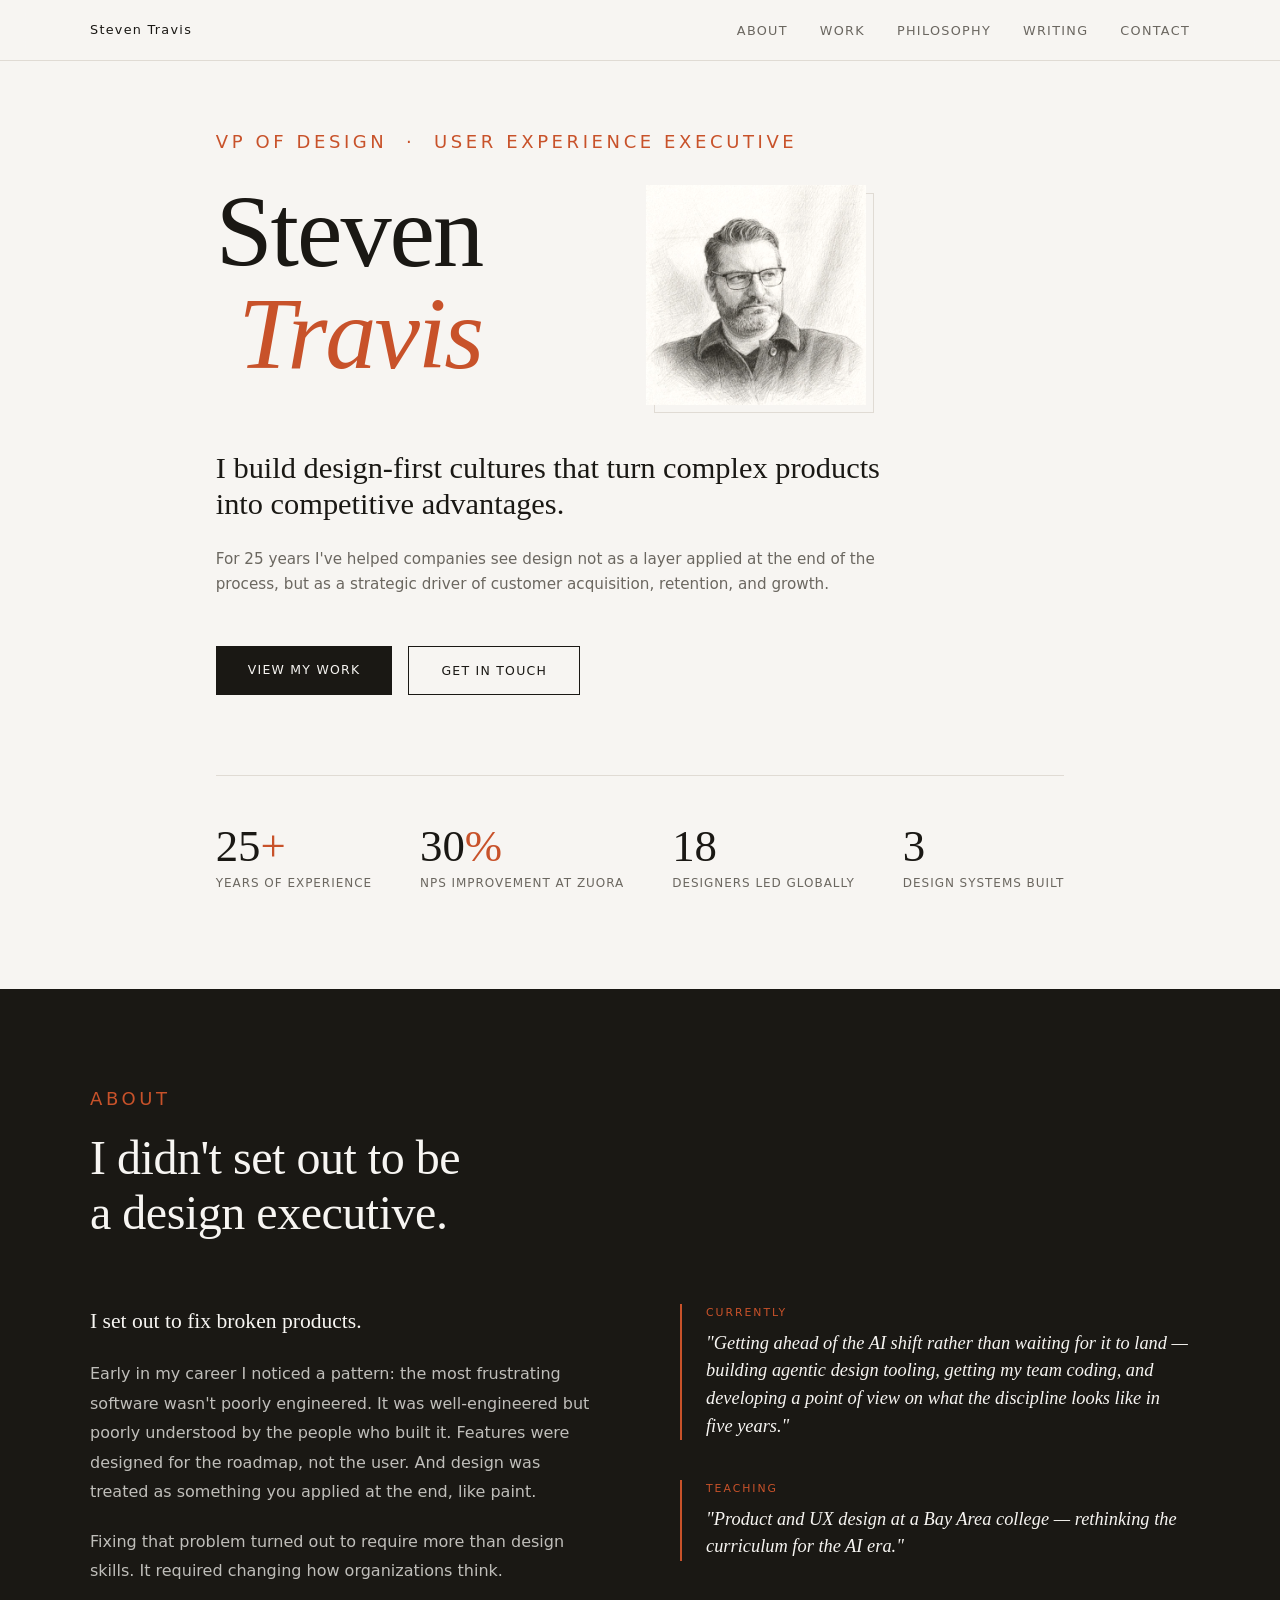
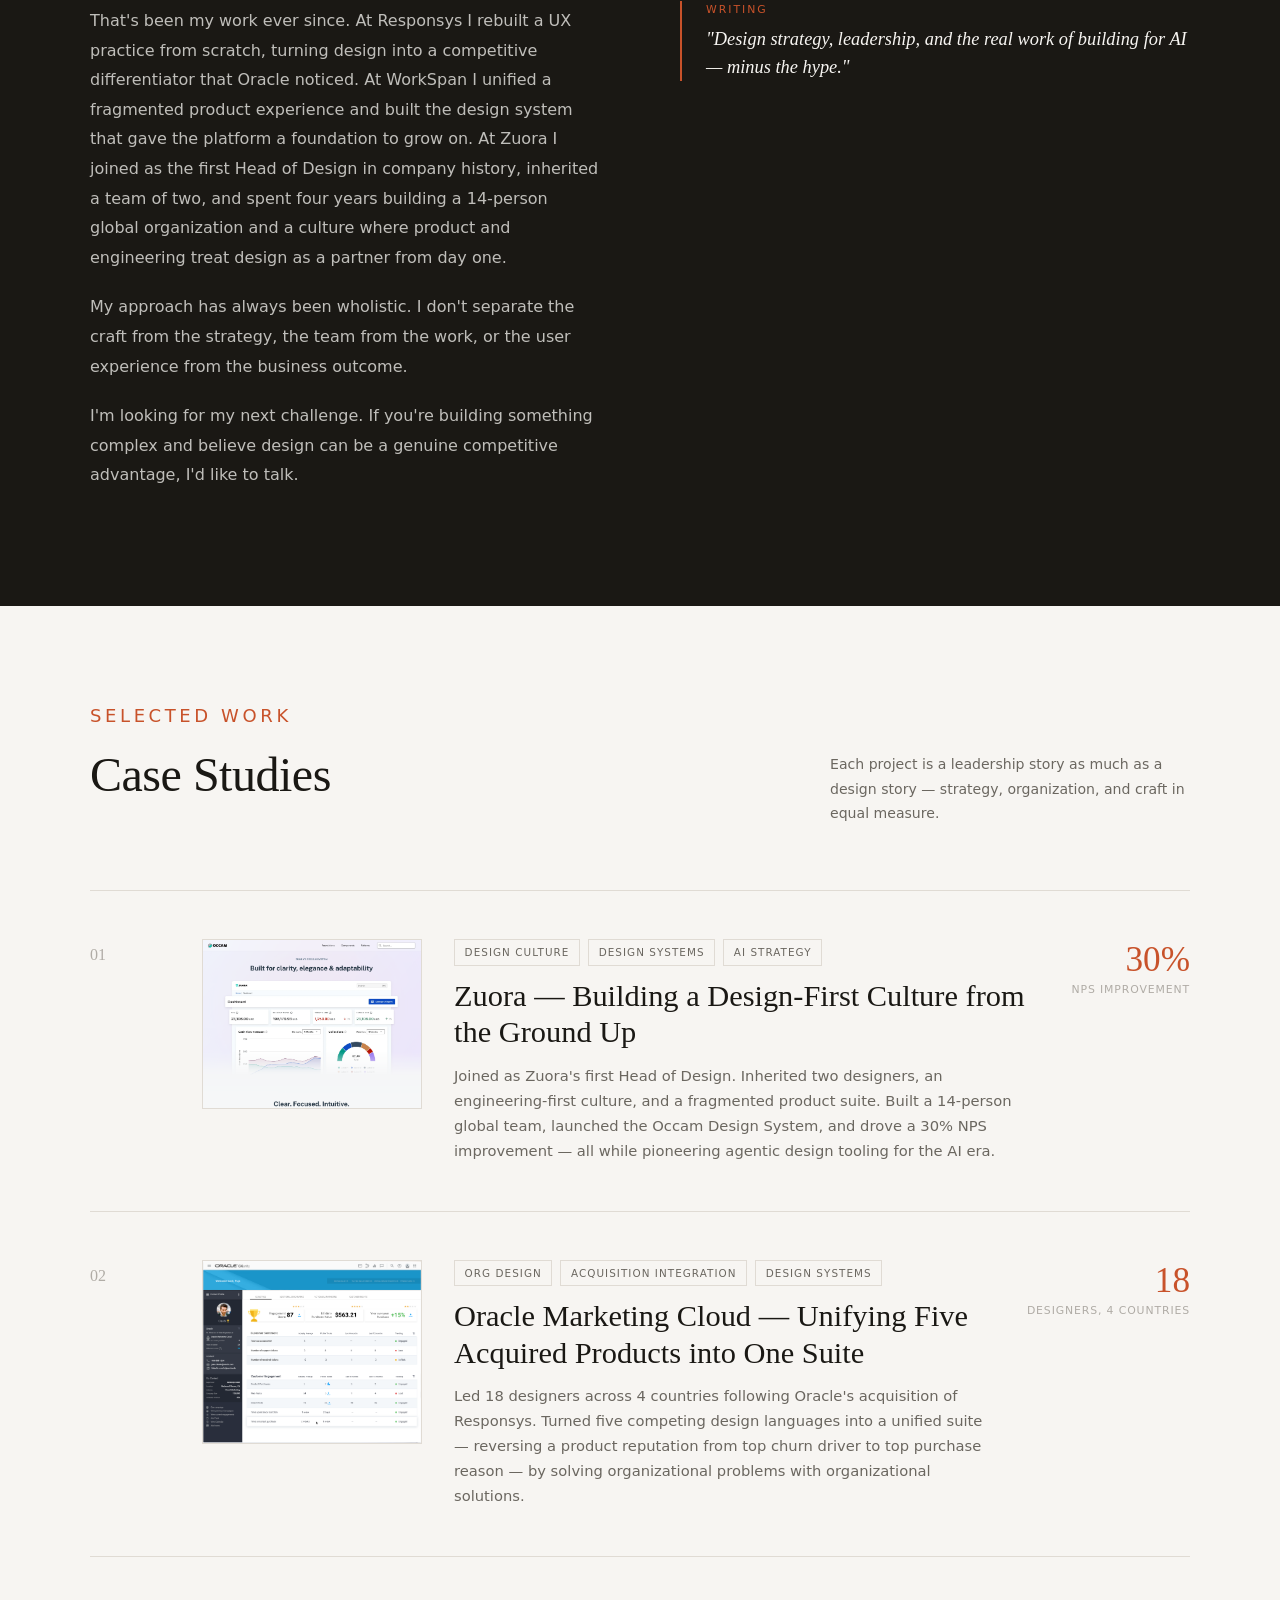
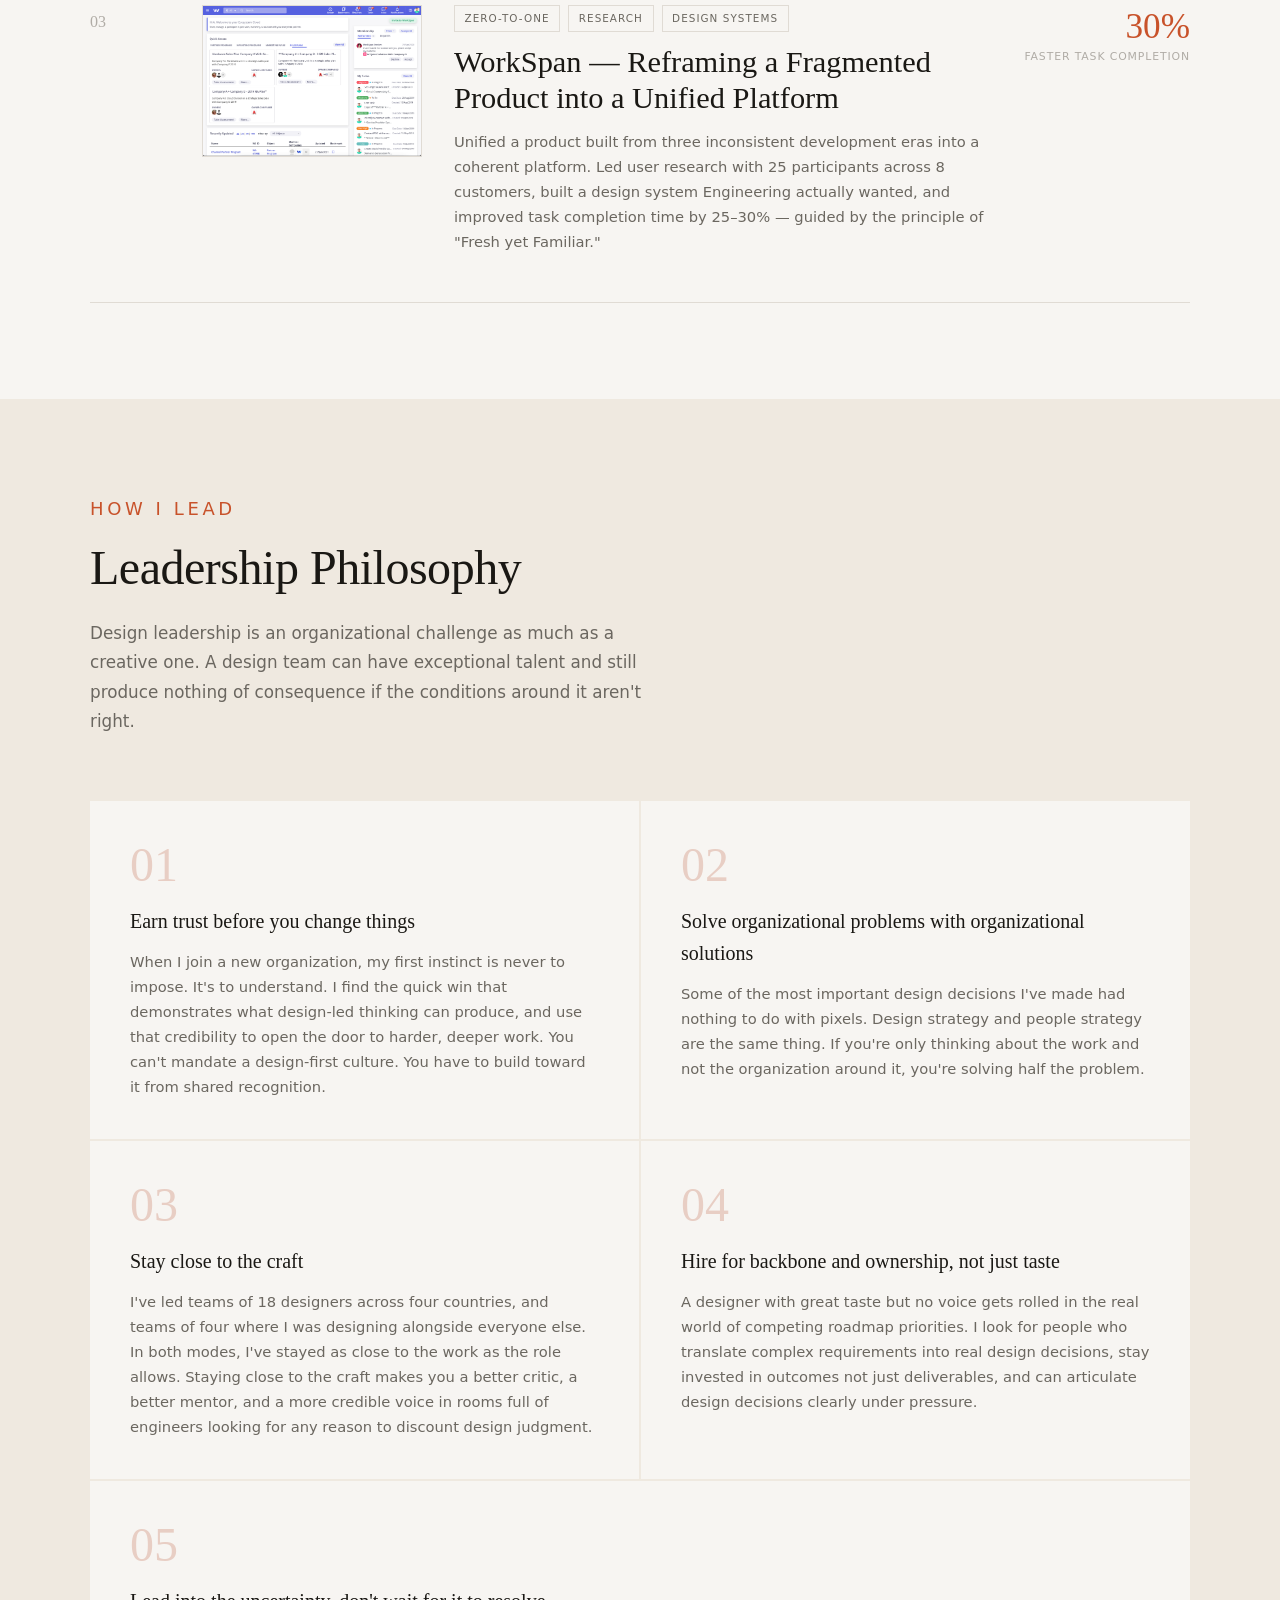
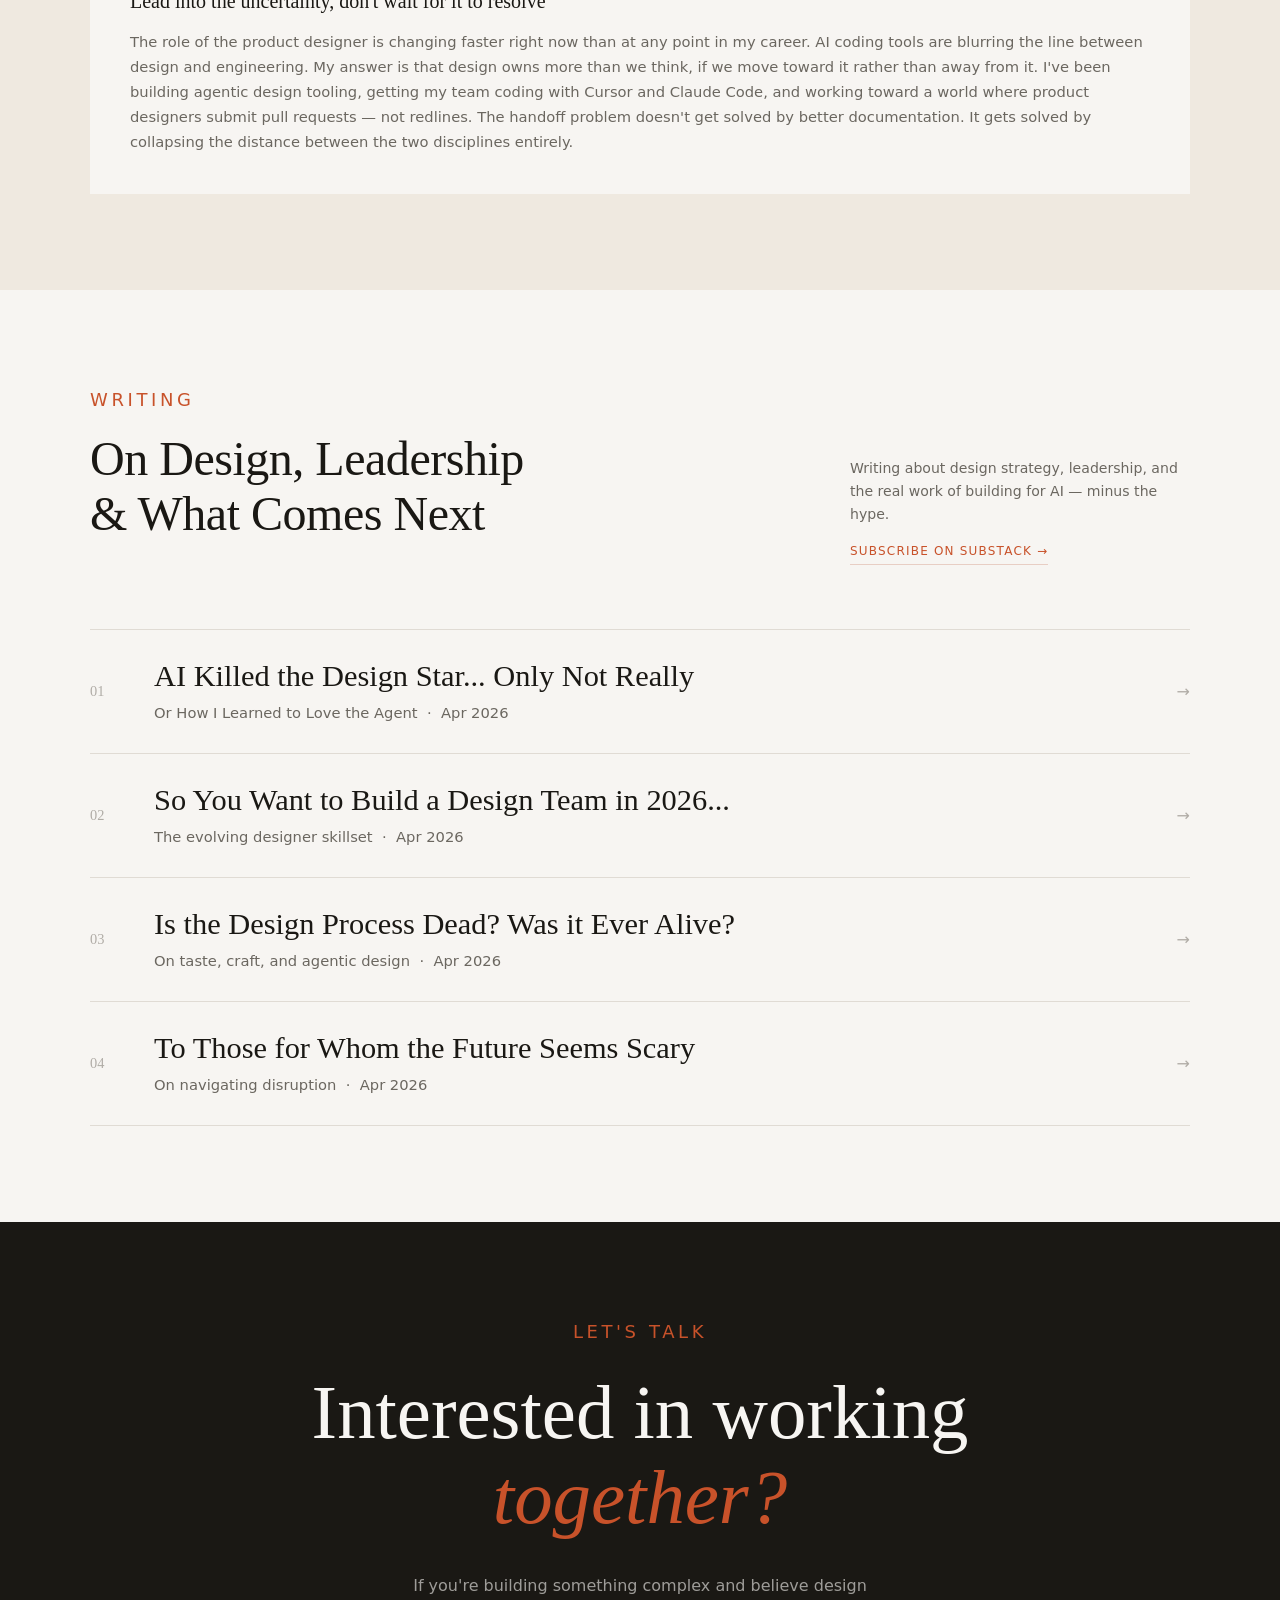
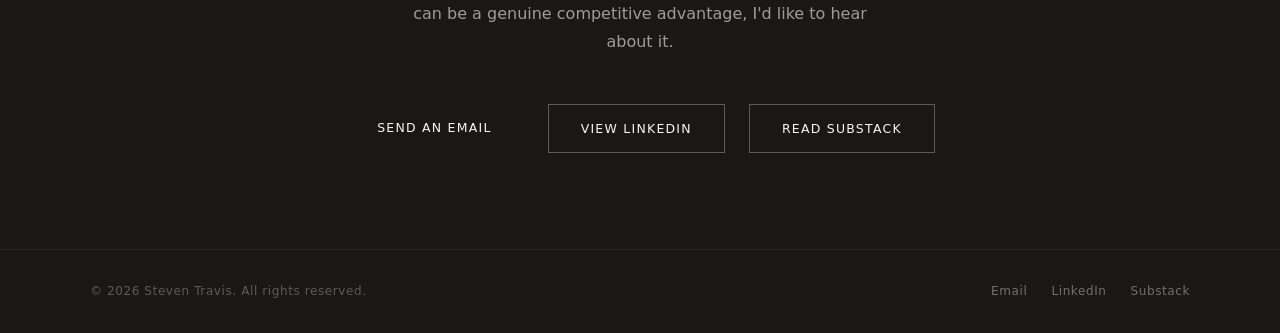
<file: index.html>
<!DOCTYPE html>
<html lang="en">
<head>
  <meta charset="UTF-8" />
  <meta name="viewport" content="width=device-width, initial-scale=1.0" />
  <meta http-equiv="Content-Security-Policy" content="default-src 'none'; script-src 'self' 'unsafe-inline'; style-src 'self' 'unsafe-inline' https://fonts.googleapis.com; font-src https://fonts.gstatic.com; img-src 'self'; connect-src 'none'; frame-ancestors 'none';" />
  <title>Steven Travis — VP of Design</title>
  <link rel="preconnect" href="https://fonts.googleapis.com" />
  <link rel="preconnect" href="https://fonts.gstatic.com" crossorigin />
  <link href="https://fonts.googleapis.com/css2?family=Cormorant+Garamond:ital,wght@0,500;0,600;1,500&family=DM+Sans:wght@500&display=swap" rel="stylesheet" />
  <link rel="stylesheet" href="styles.css" />
  <style>
    /* ── HERO ── */
    #hero {
      min-height: 100vh;
      display: flex;
      align-items: center;
      padding-top: 8rem;
      padding-bottom: 6rem;
      position: relative;
      overflow: hidden;
    }
    .hero-grid {
      display: flex;
      flex-direction: column;
      width: 100%;
    }
    .hero-name-row {
      display: flex;
      align-items: center;
      justify-content: space-between;
      gap: 2.5rem;
      margin-bottom: 2rem;
      max-width: 680px;
    }
    .hero-below { width: 100%; }
    .hero-portrait-wrap {
      position: relative;
      flex-shrink: 0;
      width: clamp(140px, 18vw, 220px);
      opacity: 0;
      animation: fadeUp 0.8s 0.2s forwards;
      margin-bottom: 0.5rem;
      margin-right: 30px;
    }
    .hero-portrait-wrap::after {
      content: '';
      position: absolute;
      bottom: -8px;
      right: -8px;
      width: 100%;
      height: 100%;
      border: 1px solid var(--rule);
      z-index: 0;
    }
    .hero-portrait {
      width: 100%;
      display: block;
      position: relative;
      z-index: 1;
      filter: contrast(1.05);
    }
    .hero-eyebrow {
      font-size: 18px;
      font-weight: 500;
      letter-spacing: 0.2em;
      text-transform: uppercase;
      color: var(--accent);
      margin-bottom: 1.5rem;
      opacity: 0;
      animation: fadeUp 0.7s 0.1s forwards;
    }
    .hero-name {
      font-family: var(--serif);
      font-size: clamp(3.5rem, 8vw, 7.5rem);
      font-weight: 500;
      line-height: 1.0;
      letter-spacing: -0.02em;
      color: var(--ink);
      margin-bottom: 2rem;
      text-align: right;
      opacity: 0;
      animation: fadeUp 0.8s 0.2s forwards;
    }
    .hero-name em { font-style: italic; color: var(--accent); }
    .hero-tagline {
      font-family: var(--serif);
      font-size: clamp(1.4rem, 2.5vw, 1.9rem);
      font-weight: 500;
      line-height: 1.2;
      color: var(--ink);
      max-width: 680px;
      margin-bottom: 1.5rem;
      opacity: 0;
      animation: fadeUp 0.8s 0.35s forwards;
    }
    .hero-sub {
      font-size: 0.95rem;
      color: var(--ink-light);
      max-width: 680px;
      line-height: 1.7;
      margin-bottom: 3rem;
      opacity: 0;
      animation: fadeUp 0.8s 0.5s forwards;
    }
    .hero-ctas {
      display: flex;
      gap: 1rem;
      flex-wrap: wrap;
      opacity: 0;
      animation: fadeUp 0.8s 0.65s forwards;
    }
    .hero-stats {
      display: flex;
      gap: 3rem;
      margin-top: 5rem;
      padding-top: 3rem;
      border-top: 1px solid var(--rule);
      flex-wrap: wrap;
      opacity: 0;
      animation: fadeUp 0.8s 0.8s forwards;
    }
    .stat-num {
      font-family: var(--serif);
      font-size: 2.8rem;
      font-weight: 500;
      line-height: 1;
      color: var(--ink);
    }
    .stat-num span { color: var(--accent); }
    .stat-label {
      font-size: 0.75rem;
      letter-spacing: 0.08em;
      text-transform: uppercase;
      color: var(--ink-light);
      margin-top: 0.3rem;
    }

    /* ── ABOUT ── */
    #about { background: var(--ink); color: var(--paper); }
    #about .section-label { color: var(--accent); }
    #about .section-title { color: var(--paper); }
    .about-grid {
      display: grid;
      grid-template-columns: 1fr 1fr;
      gap: 5rem;
      align-items: start;
      margin-top: 4rem;
    }
    .about-body p {
      font-size: 1rem;
      line-height: 1.85;
      color: rgba(247,245,242,0.75);
      margin-bottom: 1.25rem;
    }
    .about-body p:first-child {
      font-family: var(--serif);
      font-size: 1.35rem;
      font-weight: 500;
      line-height: 1.6;
      color: var(--paper);
    }
    .about-callout {
      border-left: 2px solid var(--accent);
      padding-left: 1.5rem;
      margin-bottom: 2.5rem;
    }
    .about-callout-label {
      font-size: 0.68rem;
      letter-spacing: 0.18em;
      text-transform: uppercase;
      color: var(--accent);
      margin-bottom: 0.5rem;
    }
    .about-callout-text {
      font-family: var(--serif);
      font-size: 1.15rem;
      font-weight: 500;
      line-height: 1.5;
      color: var(--paper);
      font-style: italic;
    }

    /* ── WORK ── */
    #work { background: var(--paper); }
    .work-header {
      display: flex;
      justify-content: space-between;
      align-items: flex-end;
      margin-bottom: 4rem;
      flex-wrap: wrap;
      gap: 1rem;
    }
    .case-studies { display: flex; flex-direction: column; gap: 0; }
    .case-study {
      display: grid;
      grid-template-columns: 80px 1fr auto;
      gap: 2rem;
      align-items: start;
      padding: 3rem 0;
      border-top: 1px solid var(--rule);
      text-decoration: none;
      color: var(--ink);
      transition: background 0.2s;
    }
    .case-study:last-child { border-bottom: 1px solid var(--rule); }
    .case-study:hover .case-title { color: var(--accent); }
    .case-num {
      font-family: var(--serif);
      font-size: 1rem;
      font-weight: 500;
      color: var(--ink-faint);
      padding-top: 0.2rem;
    }
    .case-study.has-thumb { grid-template-columns: 80px 220px 1fr auto; }
    .case-thumb {
      position: relative;
      width: 100%;
      border: 1px solid var(--rule);
      overflow: hidden;
      background: var(--paper-warm);
    }
    .case-thumb img {
      width: 100%;
      height: auto;
      display: block;
    }
    .case-tags {
      display: flex;
      gap: 0.5rem;
      flex-wrap: wrap;
      margin-bottom: 0.75rem;
    }
    .case-title {
      font-family: var(--serif);
      font-size: clamp(1.4rem, 2.5vw, 1.9rem);
      font-weight: 500;
      line-height: 1.2;
      margin-bottom: 0.75rem;
      transition: color 0.2s;
    }
    .case-desc {
      font-size: 0.92rem;
      color: var(--ink-light);
      line-height: 1.7;
      max-width: 560px;
    }
    .case-metric {
      text-align: right;
      min-width: 120px;
      padding-top: 0.2rem;
    }
    .metric-num {
      font-family: var(--serif);
      font-size: 2.2rem;
      font-weight: 500;
      color: var(--accent);
      line-height: 1;
    }
    .metric-label {
      font-size: 0.68rem;
      letter-spacing: 0.08em;
      text-transform: uppercase;
      color: var(--ink-faint);
      margin-top: 0.25rem;
    }

    /* ── PHILOSOPHY ── */
    #philosophy { background: var(--paper-warm); }
    .philosophy-grid {
      display: grid;
      grid-template-columns: 1fr 1fr;
      gap: 2px;
      margin-top: 4rem;
    }
    .phil-card {
      background: var(--paper);
      padding: 2.5rem;
      transition: background 0.2s;
    }
    .phil-card:hover { background: white; }
    .phil-num {
      font-family: var(--serif);
      font-size: 3rem;
      font-weight: 500;
      color: var(--accent-light);
      line-height: 1;
      margin-bottom: 1rem;
    }
    .phil-title {
      font-family: var(--serif);
      font-size: 1.25rem;
      font-weight: 500;
      margin-bottom: 0.75rem;
      color: var(--ink);
    }
    .phil-body {
      font-size: 0.92rem;
      color: var(--ink-light);
      line-height: 1.7;
    }

    /* ── WRITING ── */
    #writing { background: var(--paper); }
    .writing-header {
      display: flex;
      justify-content: space-between;
      align-items: flex-end;
      margin-bottom: 4rem;
      flex-wrap: wrap;
      gap: 1rem;
    }
    .substack-intro {
      font-size: 0.88rem;
      color: var(--ink-light);
      max-width: 340px;
      line-height: 1.65;
    }
    .articles { display: flex; flex-direction: column; gap: 0; }
    .article {
      display: grid;
      grid-template-columns: 40px 1fr auto;
      gap: 1.5rem;
      align-items: center;
      padding: 1.75rem 0;
      border-top: 1px solid var(--rule);
      text-decoration: none;
      color: var(--ink);
      transition: opacity 0.2s;
    }
    .article:last-child { border-bottom: 1px solid var(--rule); }
    .article:hover { opacity: 0.7; }
    .art-num {
      font-family: var(--serif);
      font-size: 0.9rem;
      font-weight: 500;
      color: var(--ink-faint);
    }
    .art-title {
      font-family: var(--serif);
      font-size: clamp(1.4rem, 2.5vw, 1.9rem);
      font-weight: 500;
      line-height: 1.2;
      margin-bottom: 0.35rem;
      transition: color 0.2s;
    }
    .article:hover .art-title { color: var(--accent); }
    .art-sub { font-size: 0.92rem; color: var(--ink-light); line-height: 1.7; }
    .art-arrow {
      font-size: 1rem;
      color: var(--ink-faint);
      transition: transform 0.2s, color 0.2s;
    }
    .article:hover .art-arrow { transform: translateX(4px); color: var(--accent); }

    /* ── CONTACT ── */
    #contact { background: var(--ink); text-align: center; }
    #contact .section-label { color: var(--accent); }
    .contact-headline {
      font-family: var(--serif);
      font-size: clamp(2.5rem, 6vw, 5rem);
      font-weight: 500;
      line-height: 1.1;
      color: var(--paper);
      margin: 1.5rem auto 2rem;
      max-width: 700px;
    }
    .contact-headline em { font-style: italic; color: var(--accent); }
    .contact-body {
      font-size: 1rem;
      color: rgba(247,245,242,0.6);
      max-width: 480px;
      margin: 0 auto 3rem;
      line-height: 1.75;
    }
    .contact-links {
      display: flex;
      justify-content: center;
      gap: 1.5rem;
      flex-wrap: wrap;
    }

    /* ── FOOTER ── */
    footer {
      background: var(--ink);
      border-top: 1px solid rgba(255,255,255,0.08);
      padding: 2rem var(--gutter);
      text-align: center;
    }
    .footer-inner {
      max-width: var(--max);
      margin: 0 auto;
      display: flex;
      justify-content: space-between;
      align-items: center;
      flex-wrap: wrap;
      gap: 1rem;
    }
    .footer-copy {
      font-size: 0.75rem;
      color: rgba(247,245,242,0.3);
      letter-spacing: 0.05em;
    }
    .footer-links { display: flex; gap: 1.5rem; }
    .footer-links a {
      font-size: 0.75rem;
      color: rgba(247,245,242,0.4);
      text-decoration: none;
      letter-spacing: 0.05em;
      transition: color 0.2s;
    }
    .footer-links a:hover { color: var(--paper); }

    /* ── NAV TOGGLE (hamburger) ── */
    .nav-toggle {
      display: none;
      background: none;
      border: 0;
      width: 32px;
      height: 32px;
      cursor: pointer;
      padding: 6px;
      flex-direction: column;
      justify-content: space-between;
      align-items: stretch;
    }
    .nav-toggle span {
      display: block;
      height: 2px;
      width: 100%;
      background: var(--ink);
      transition: transform 0.25s ease, opacity 0.2s ease;
      transform-origin: center;
    }
    .nav-toggle[aria-expanded="true"] span:nth-child(1) { transform: translateY(8px) rotate(45deg); }
    .nav-toggle[aria-expanded="true"] span:nth-child(2) { opacity: 0; }
    .nav-toggle[aria-expanded="true"] span:nth-child(3) { transform: translateY(-8px) rotate(-45deg); }

    /* ── RESPONSIVE ── */
    @media (max-width: 900px) {
      .hero-stats { gap: 2rem; margin-top: 3.5rem; padding-top: 2rem; }
      .work-header, .writing-header { flex-direction: column; align-items: flex-start; }
      .about-grid { gap: 3.5rem; }
    }

    @media (max-width: 768px) {
      section { padding: 4rem var(--gutter); }
      #hero {
        padding-top: 5rem;
        padding-bottom: 4rem;
        min-height: auto;
      }
      .nav-toggle { display: flex; }
      .nav-links {
        position: fixed;
        top: 60px;
        left: 0;
        right: 0;
        flex-direction: column;
        gap: 0;
        background: rgba(247, 245, 242, 0.98);
        backdrop-filter: blur(12px);
        border-bottom: 1px solid var(--rule);
        padding: 0.5rem var(--gutter) 1rem;
        transform: translateY(calc(-100% - 60px));
        transition: transform 0.25s ease;
        pointer-events: none;
      }
      .nav-links.open {
        transform: translateY(0);
        pointer-events: auto;
      }
      .nav-links a {
        display: block;
        padding: 0.85rem 0;
        font-size: 0.9rem;
        border-bottom: 1px solid var(--rule);
      }
      .nav-links li:last-child a { border-bottom: 0; }
      .hero-name-row { flex-direction: row; align-items: flex-start; gap: 1.25rem; }
      .hero-portrait-wrap { width: 112px; }
      .hero-stats {
        gap: 1.5rem 2rem;
        margin-top: 2.5rem;
        padding-top: 2rem;
      }
      .stat-num { font-size: 2.2rem; }
      .hero-ctas { width: 100%; }
      .hero-ctas .btn-primary,
      .hero-ctas .btn-secondary { flex: 1 1 auto; text-align: center; }
      .about-grid { grid-template-columns: 1fr; gap: 3rem; }
      .about-callout { margin-bottom: 1.75rem; }
      .philosophy-grid { grid-template-columns: 1fr; }
      .phil-card { padding: 1.75rem; }
      .case-study { grid-template-columns: 40px 1fr; }
      .case-study.has-thumb { grid-template-columns: 1fr; gap: 1.25rem; }
      .case-thumb { max-width: 360px; }
      .case-metric { display: none; }
      .article {
        grid-template-columns: 32px 1fr auto;
        gap: 1rem;
        padding: 1.25rem 0;
      }
      .footer-inner { flex-direction: column; text-align: center; }
    }

    @media (max-width: 480px) {
      :root { --gutter: 1.25rem; }
      .hero-stats { gap: 1.25rem 1.75rem; }
      .stat { min-width: 45%; }
      .hero-ctas { flex-direction: column; align-items: stretch; }
      .contact-links { flex-direction: column; align-items: stretch; gap: 0.75rem; }
      .contact-links a { width: 100%; text-align: center; }
    }
  </style>
</head>
<body>

  <!-- NAV -->
  <nav>
    <div class="nav-inner">
      <a href="#hero" class="nav-logo">Steven Travis</a>
      <button class="nav-toggle" aria-expanded="false" aria-controls="primary-nav" aria-label="Toggle menu">
        <span></span><span></span><span></span>
      </button>
      <ul class="nav-links" id="primary-nav">
        <li><a href="#about">About</a></li>
        <li><a href="#work">Work</a></li>
        <li><a href="#philosophy">Philosophy</a></li>
        <li><a href="#writing">Writing</a></li>
        <li><a href="#contact">Contact</a></li>
      </ul>
    </div>
  </nav>

  <!-- HERO -->
  <section id="hero">
    <div class="container">
      <div class="hero-grid">
        <p class="hero-eyebrow">VP of Design &nbsp;·&nbsp; User Experience Executive</p>
        <div class="hero-name-row">
          <h1 class="hero-name">Steven<br><em>Travis</em></h1>
          <div class="hero-portrait-wrap">
            <img src="Pencil_headshot.png" alt="Steven Travis" class="hero-portrait">
          </div>
        </div>
        <div class="hero-below">
          <p class="hero-tagline">I build design-first cultures that turn complex products into competitive advantages.</p>
          <p class="hero-sub">For 25 years I've helped companies see design not as a layer applied at the end of the process, but as a strategic driver of customer acquisition, retention, and growth.</p>
          <div class="hero-ctas">
            <a href="#work" class="btn-primary">View My Work</a>
            <a href="#contact" class="btn-secondary">Get In Touch</a>
          </div>
          <div class="hero-stats">
            <div class="stat">
              <div class="stat-num">25<span>+</span></div>
              <div class="stat-label">Years of Experience</div>
            </div>
            <div class="stat">
              <div class="stat-num">30<span>%</span></div>
              <div class="stat-label">NPS Improvement at Zuora</div>
            </div>
            <div class="stat">
              <div class="stat-num">18</div>
              <div class="stat-label">Designers Led Globally</div>
            </div>
            <div class="stat">
              <div class="stat-num">3</div>
              <div class="stat-label">Design Systems Built</div>
            </div>
          </div>
        </div>
      </div>
    </div>
  </section>

  <!-- ABOUT -->
  <section id="about">
    <div class="container">
      <p class="section-label reveal">About</p>
      <h2 class="section-title reveal">I didn't set out to be<br>a design executive.</h2>
      <div class="about-grid">
        <div class="about-body reveal">
          <p>I set out to fix broken products.</p>
          <p>Early in my career I noticed a pattern: the most frustrating software wasn't poorly engineered. It was well-engineered but poorly understood by the people who built it. Features were designed for the roadmap, not the user. And design was treated as something you applied at the end, like paint.</p>
          <p>Fixing that problem turned out to require more than design skills. It required changing how organizations think.</p>
          <p>That's been my work ever since. At Responsys I rebuilt a UX practice from scratch, turning design into a competitive differentiator that Oracle noticed. At WorkSpan I unified a fragmented product experience and built the design system that gave the platform a foundation to grow on. At Zuora I joined as the first Head of Design in company history, inherited a team of two, and spent four years building a 14-person global organization and a culture where product and engineering treat design as a partner from day one.</p>
          <p>My approach has always been wholistic. I don't separate the craft from the strategy, the team from the work, or the user experience from the business outcome.</p>
          <p>I'm looking for my next challenge. If you're building something complex and believe design can be a genuine competitive advantage, I'd like to talk.</p>
        </div>
        <div class="about-aside reveal">
          <div class="about-callout">
            <p class="about-callout-label">Currently</p>
            <p class="about-callout-text">"Getting ahead of the AI shift rather than waiting for it to land — building agentic design tooling, getting my team coding, and developing a point of view on what the discipline looks like in five years."</p>
          </div>
          <div class="about-callout">
            <p class="about-callout-label">Teaching</p>
            <p class="about-callout-text">"Product and UX design at a Bay Area college — rethinking the curriculum for the AI era."</p>
          </div>
          <div class="about-callout">
            <p class="about-callout-label">Writing</p>
            <p class="about-callout-text">"Design strategy, leadership, and the real work of building for AI — minus the hype."</p>
          </div>
        </div>
      </div>
    </div>
  </section>

  <!-- WORK -->
  <section id="work">
    <div class="container">
      <div class="work-header">
        <div>
          <p class="section-label reveal">Selected Work</p>
          <h2 class="section-title reveal">Case Studies</h2>
        </div>
        <p class="section-intro reveal" style="font-size:0.88rem; max-width:360px;">Each project is a leadership story as much as a design story — strategy, organization, and craft in equal measure.</p>
      </div>
      <div class="case-studies">

        <a href="zuora.html" class="case-study has-thumb reveal">
          <div class="case-num">01</div>
          <div class="case-thumb">
            <img src="images/Zuora_Screens/Occam_Screenshot.png" alt="Occam — Zuora's Design System" loading="lazy">
          </div>
          <div class="case-body">
            <div class="case-tags">
              <span class="tag">Design Culture</span>
              <span class="tag">Design Systems</span>
              <span class="tag">AI Strategy</span>
            </div>
            <h3 class="case-title">Zuora — Building a Design-First Culture from the Ground Up</h3>
            <p class="case-desc">Joined as Zuora's first Head of Design. Inherited two designers, an engineering-first culture, and a fragmented product suite. Built a 14-person global team, launched the Occam Design System, and drove a 30% NPS improvement — all while pioneering agentic design tooling for the AI era.</p>
          </div>
          <div class="case-metric">
            <div class="metric-num">30%</div>
            <div class="metric-label">NPS Improvement</div>
          </div>
        </a>

        <a href="oracle.html" class="case-study has-thumb reveal">
          <div class="case-num">02</div>
          <div class="case-thumb">
            <img src="images/Responsys_oracle/contacts.png" alt="Oracle Responsys — Contacts" loading="lazy">
          </div>
          <div class="case-body">
            <div class="case-tags">
              <span class="tag">Org Design</span>
              <span class="tag">Acquisition Integration</span>
              <span class="tag">Design Systems</span>
            </div>
            <h3 class="case-title">Oracle Marketing Cloud — Unifying Five Acquired Products into One Suite</h3>
            <p class="case-desc">Led 18 designers across 4 countries following Oracle's acquisition of Responsys. Turned five competing design languages into a unified suite — reversing a product reputation from top churn driver to top purchase reason — by solving organizational problems with organizational solutions.</p>
          </div>
          <div class="case-metric">
            <div class="metric-num">18</div>
            <div class="metric-label">Designers, 4 Countries</div>
          </div>
        </a>

        <a href="workspan.html" class="case-study has-thumb reveal">
          <div class="case-num">03</div>
          <div class="case-thumb">
            <img src="images/Workspan/Home.png" alt="WorkSpan — Home" loading="lazy">
          </div>
          <div class="case-body">
            <div class="case-tags">
              <span class="tag">Zero-to-One</span>
              <span class="tag">Research</span>
              <span class="tag">Design Systems</span>
            </div>
            <h3 class="case-title">WorkSpan — Reframing a Fragmented Product into a Unified Platform</h3>
            <p class="case-desc">Unified a product built from three inconsistent development eras into a coherent platform. Led user research with 25 participants across 8 customers, built a design system Engineering actually wanted, and improved task completion time by 25–30% — guided by the principle of "Fresh yet Familiar."</p>
          </div>
          <div class="case-metric">
            <div class="metric-num">30%</div>
            <div class="metric-label">Faster Task Completion</div>
          </div>
        </a>

      </div>
    </div>
  </section>

  <!-- PHILOSOPHY -->
  <section id="philosophy">
    <div class="container">
      <p class="section-label reveal">How I Lead</p>
      <h2 class="section-title reveal">Leadership Philosophy</h2>
      <p class="section-intro reveal">Design leadership is an organizational challenge as much as a creative one. A design team can have exceptional talent and still produce nothing of consequence if the conditions around it aren't right.</p>
      <div class="philosophy-grid">
        <div class="phil-card reveal">
          <div class="phil-num">01</div>
          <h3 class="phil-title">Earn trust before you change things</h3>
          <p class="phil-body">When I join a new organization, my first instinct is never to impose. It's to understand. I find the quick win that demonstrates what design-led thinking can produce, and use that credibility to open the door to harder, deeper work. You can't mandate a design-first culture. You have to build toward it from shared recognition.</p>
        </div>
        <div class="phil-card reveal">
          <div class="phil-num">02</div>
          <h3 class="phil-title">Solve organizational problems with organizational solutions</h3>
          <p class="phil-body">Some of the most important design decisions I've made had nothing to do with pixels. Design strategy and people strategy are the same thing. If you're only thinking about the work and not the organization around it, you're solving half the problem.</p>
        </div>
        <div class="phil-card reveal">
          <div class="phil-num">03</div>
          <h3 class="phil-title">Stay close to the craft</h3>
          <p class="phil-body">I've led teams of 18 designers across four countries, and teams of four where I was designing alongside everyone else. In both modes, I've stayed as close to the work as the role allows. Staying close to the craft makes you a better critic, a better mentor, and a more credible voice in rooms full of engineers looking for any reason to discount design judgment.</p>
        </div>
        <div class="phil-card reveal">
          <div class="phil-num">04</div>
          <h3 class="phil-title">Hire for backbone and ownership, not just taste</h3>
          <p class="phil-body">A designer with great taste but no voice gets rolled in the real world of competing roadmap priorities. I look for people who translate complex requirements into real design decisions, stay invested in outcomes not just deliverables, and can articulate design decisions clearly under pressure.</p>
        </div>
        <div class="phil-card reveal" style="grid-column: 1 / -1;">
          <div class="phil-num">05</div>
          <h3 class="phil-title">Lead into the uncertainty, don't wait for it to resolve</h3>
          <p class="phil-body">The role of the product designer is changing faster right now than at any point in my career. AI coding tools are blurring the line between design and engineering. My answer is that design owns more than we think, if we move toward it rather than away from it. I've been building agentic design tooling, getting my team coding with Cursor and Claude Code, and working toward a world where product designers submit pull requests — not redlines. The handoff problem doesn't get solved by better documentation. It gets solved by collapsing the distance between the two disciplines entirely.</p>
        </div>
      </div>
    </div>
  </section>

  <!-- WRITING -->
  <section id="writing">
    <div class="container">
      <div class="writing-header">
        <div>
          <p class="section-label reveal">Writing</p>
          <h2 class="section-title reveal">On Design, Leadership<br>&amp; What Comes Next</h2>
        </div>
        <div class="substack-intro reveal">
          <p>Writing about design strategy, leadership, and the real work of building for AI — minus the hype.</p>
          <a href="https://steventravisdesign.substack.com" target="_blank" rel="noopener noreferrer" style="display:inline-block; margin-top:1rem; font-size:0.75rem; letter-spacing:0.1em; text-transform:uppercase; color:var(--accent); text-decoration:none; border-bottom:1px solid var(--accent-light); padding-bottom:2px;">Subscribe on Substack →</a>
        </div>
      </div>
      <div class="articles">
        <a href="https://steventravisdesign.substack.com/p/ai-killed-the-design-star-not" target="_blank" rel="noopener noreferrer" class="article reveal">
          <span class="art-num">01</span>
          <div class="art-body">
            <div class="art-title">AI Killed the Design Star... Only Not Really</div>
            <div class="art-sub">Or How I Learned to Love the Agent &nbsp;·&nbsp; Apr 2026</div>
          </div>
          <span class="art-arrow">→</span>
        </a>
        <a href="https://steventravisdesign.substack.com/p/so-you-want-to-build-a-design-team" target="_blank" rel="noopener noreferrer" class="article reveal">
          <span class="art-num">02</span>
          <div class="art-body">
            <div class="art-title">So You Want to Build a Design Team in 2026...</div>
            <div class="art-sub">The evolving designer skillset &nbsp;·&nbsp; Apr 2026</div>
          </div>
          <span class="art-arrow">→</span>
        </a>
        <a href="https://steventravisdesign.substack.com/p/is-the-design-process-dead-was-it" target="_blank" rel="noopener noreferrer" class="article reveal">
          <span class="art-num">03</span>
          <div class="art-body">
            <div class="art-title">Is the Design Process Dead? Was it Ever Alive?</div>
            <div class="art-sub">On taste, craft, and agentic design &nbsp;·&nbsp; Apr 2026</div>
          </div>
          <span class="art-arrow">→</span>
        </a>
        <a href="https://steventravisdesign.substack.com/p/to-those-for-whom-the-future-seems" target="_blank" rel="noopener noreferrer" class="article reveal">
          <span class="art-num">04</span>
          <div class="art-body">
            <div class="art-title">To Those for Whom the Future Seems Scary</div>
            <div class="art-sub">On navigating disruption &nbsp;·&nbsp; Apr 2026</div>
          </div>
          <span class="art-arrow">→</span>
        </a>
      </div>
    </div>
  </section>

  <!-- CONTACT -->
  <section id="contact">
    <div class="container">
      <p class="section-label reveal">Let's Talk</p>
      <h2 class="contact-headline reveal">Interested in working<br><em>together?</em></h2>
      <p class="contact-body reveal">If you're building something complex and believe design can be a genuine competitive advantage, I'd like to hear about it.</p>
      <div class="contact-links reveal">
        <a href="mailto:stravis16@gmail.com" class="btn-primary">Send an Email</a>
        <a href="https://linkedin.com/in/steventravis/" target="_blank" rel="noopener noreferrer" class="btn-secondary" style="border-color:rgba(247,245,242,0.3); color:var(--paper);">View LinkedIn</a>
        <a href="https://steventravisdesign.substack.com" target="_blank" rel="noopener noreferrer" class="btn-secondary" style="border-color:rgba(247,245,242,0.3); color:var(--paper);">Read Substack</a>
      </div>
    </div>
  </section>

  <!-- FOOTER -->
  <footer>
    <div class="footer-inner">
      <span class="footer-copy">© 2026 Steven Travis. All rights reserved.</span>
      <div class="footer-links">
        <a href="mailto:stravis16@gmail.com">Email</a>
        <a href="https://linkedin.com/in/steventravis/" target="_blank" rel="noopener noreferrer">LinkedIn</a>
        <a href="https://steventravisdesign.substack.com" target="_blank" rel="noopener noreferrer">Substack</a>
      </div>
    </div>
  </footer>

  <script>
    const reveals = document.querySelectorAll('.reveal');
    const observer = new IntersectionObserver((entries) => {
      entries.forEach((entry, i) => {
        if (entry.isIntersecting) {
          setTimeout(() => entry.target.classList.add('visible'), i * 80);
          observer.unobserve(entry.target);
        }
      });
    }, { threshold: 0.1, rootMargin: '0px 0px -40px 0px' });
    reveals.forEach(el => observer.observe(el));

    const navToggle = document.querySelector('.nav-toggle');
    const navList = document.getElementById('primary-nav');
    navToggle.addEventListener('click', () => {
      const open = navList.classList.toggle('open');
      navToggle.setAttribute('aria-expanded', open);
    });
    navList.addEventListener('click', e => {
      if (e.target.tagName === 'A') {
        navList.classList.remove('open');
        navToggle.setAttribute('aria-expanded', 'false');
      }
    });

    const sections = document.querySelectorAll('section[id]');
    const navLinks = document.querySelectorAll('.nav-links a');
    window.addEventListener('scroll', () => {
      let current = '';
      sections.forEach(s => {
        if (window.scrollY >= s.offsetTop - 100) current = s.id;
      });
      navLinks.forEach(a => {
        a.style.color = a.getAttribute('href') === '#' + current ? 'var(--ink)' : '';
      });
    });
  </script>
</body>
</html>
</file>
<file: styles.css>
/* ── RESET & ROOT ── */
*, *::before, *::after { box-sizing: border-box; margin: 0; padding: 0; }

:root {
  --ink: #1a1814;
  --ink-light: #6b6760;
  --ink-faint: #b0aca6;
  --paper: #f7f5f2;
  --paper-warm: #efe9e0;
  --accent: #c8522a;
  --accent-light: #e8cec4;
  --rule: #e0dbd4;
  --serif: 'Cormorant Garamond', Georgia, serif;
  --sans: 'DM Sans', system-ui, sans-serif;
  --max: 1100px;
  --gutter: clamp(1.5rem, 5vw, 4rem);
}

html { scroll-behavior: smooth; }

body {
  background: var(--paper);
  color: var(--ink);
  font-family: var(--sans);
  font-size: 16px;
  line-height: 1.6;
  -webkit-font-smoothing: antialiased;
}

/* ── NAV ── */
nav {
  position: fixed;
  top: 0; left: 0; right: 0;
  z-index: 100;
  background: rgba(247, 245, 242, 0.92);
  -webkit-backdrop-filter: blur(12px);
  backdrop-filter: blur(12px);
  border-bottom: 1px solid var(--rule);
  padding-right: var(--gutter);
  padding-bottom: 0;
  padding-left: var(--gutter);
}
.nav-inner {
  max-width: var(--max);
  margin: 0 auto;
  display: flex;
  align-items: center;
  justify-content: space-between;
  height: 60px;
}
.nav-logo {
  font-family: var(--sans);
  font-size: 0.8rem;
  font-weight: 500;
  letter-spacing: 0.1em;
  color: var(--ink);
  text-decoration: none;
  white-space: nowrap;
}
.nav-links {
  display: flex;
  gap: 2rem;
  list-style: none;
}
.nav-links a {
  font-size: 0.8rem;
  font-weight: 500;
  letter-spacing: 0.1em;
  text-transform: uppercase;
  color: var(--ink-light);
  text-decoration: none;
  transition: color 0.2s;
}
.nav-links a:hover { color: var(--ink); }

/* ── SECTIONS ── */
section { padding: 6rem var(--gutter); }
.container { max-width: var(--max); margin: 0 auto; }

/* ── BUTTONS ── */
.btn-primary {
  display: inline-block;
  padding: 0.85rem 2rem;
  background: var(--ink);
  color: var(--paper);
  font-size: 0.78rem;
  font-weight: 500;
  letter-spacing: 0.1em;
  text-transform: uppercase;
  text-decoration: none;
  transition: background 0.2s, transform 0.2s;
}
.btn-primary:hover { background: var(--accent); transform: translateY(-1px); }
.btn-secondary {
  display: inline-block;
  padding: 0.85rem 2rem;
  border: 1px solid var(--ink);
  color: var(--ink);
  font-size: 0.78rem;
  font-weight: 500;
  letter-spacing: 0.1em;
  text-transform: uppercase;
  text-decoration: none;
  transition: background 0.2s, color 0.2s, transform 0.2s;
}
.btn-secondary:hover { background: var(--ink); color: var(--paper); transform: translateY(-1px); }

/* ── SECTION LABELS ── */
.section-label {
  font-size: 18px;
  font-weight: 500;
  letter-spacing: 0.2em;
  text-transform: uppercase;
  color: var(--accent);
  margin-bottom: 1rem;
}
.section-title {
  font-family: var(--serif);
  font-size: clamp(2rem, 4vw, 3rem);
  font-weight: 500;
  line-height: 1.15;
  letter-spacing: -0.01em;
  color: var(--ink);
  margin-bottom: 1.5rem;
}
.section-intro {
  font-size: 1.05rem;
  color: var(--ink-light);
  max-width: 560px;
  line-height: 1.75;
}

/* ── TAGS ── */
.tag {
  font-size: 0.65rem;
  font-weight: 500;
  letter-spacing: 0.1em;
  text-transform: uppercase;
  padding: 0.25rem 0.6rem;
  border: 1px solid var(--rule);
  color: var(--ink-light);
}

/* ── ANIMATIONS ── */
@keyframes fadeUp {
  from { opacity: 0; transform: translateY(20px); }
  to   { opacity: 1; transform: translateY(0); }
}
.reveal {
  opacity: 0;
  transform: translateY(24px);
  transition: opacity 0.7s ease, transform 0.7s ease;
}
.reveal.visible {
  opacity: 1;
  transform: none;
}

/* ── RESPONSIVE ── */
@media (max-width: 768px) {
  .nav-links { gap: 1.2rem; }
}
</file>
